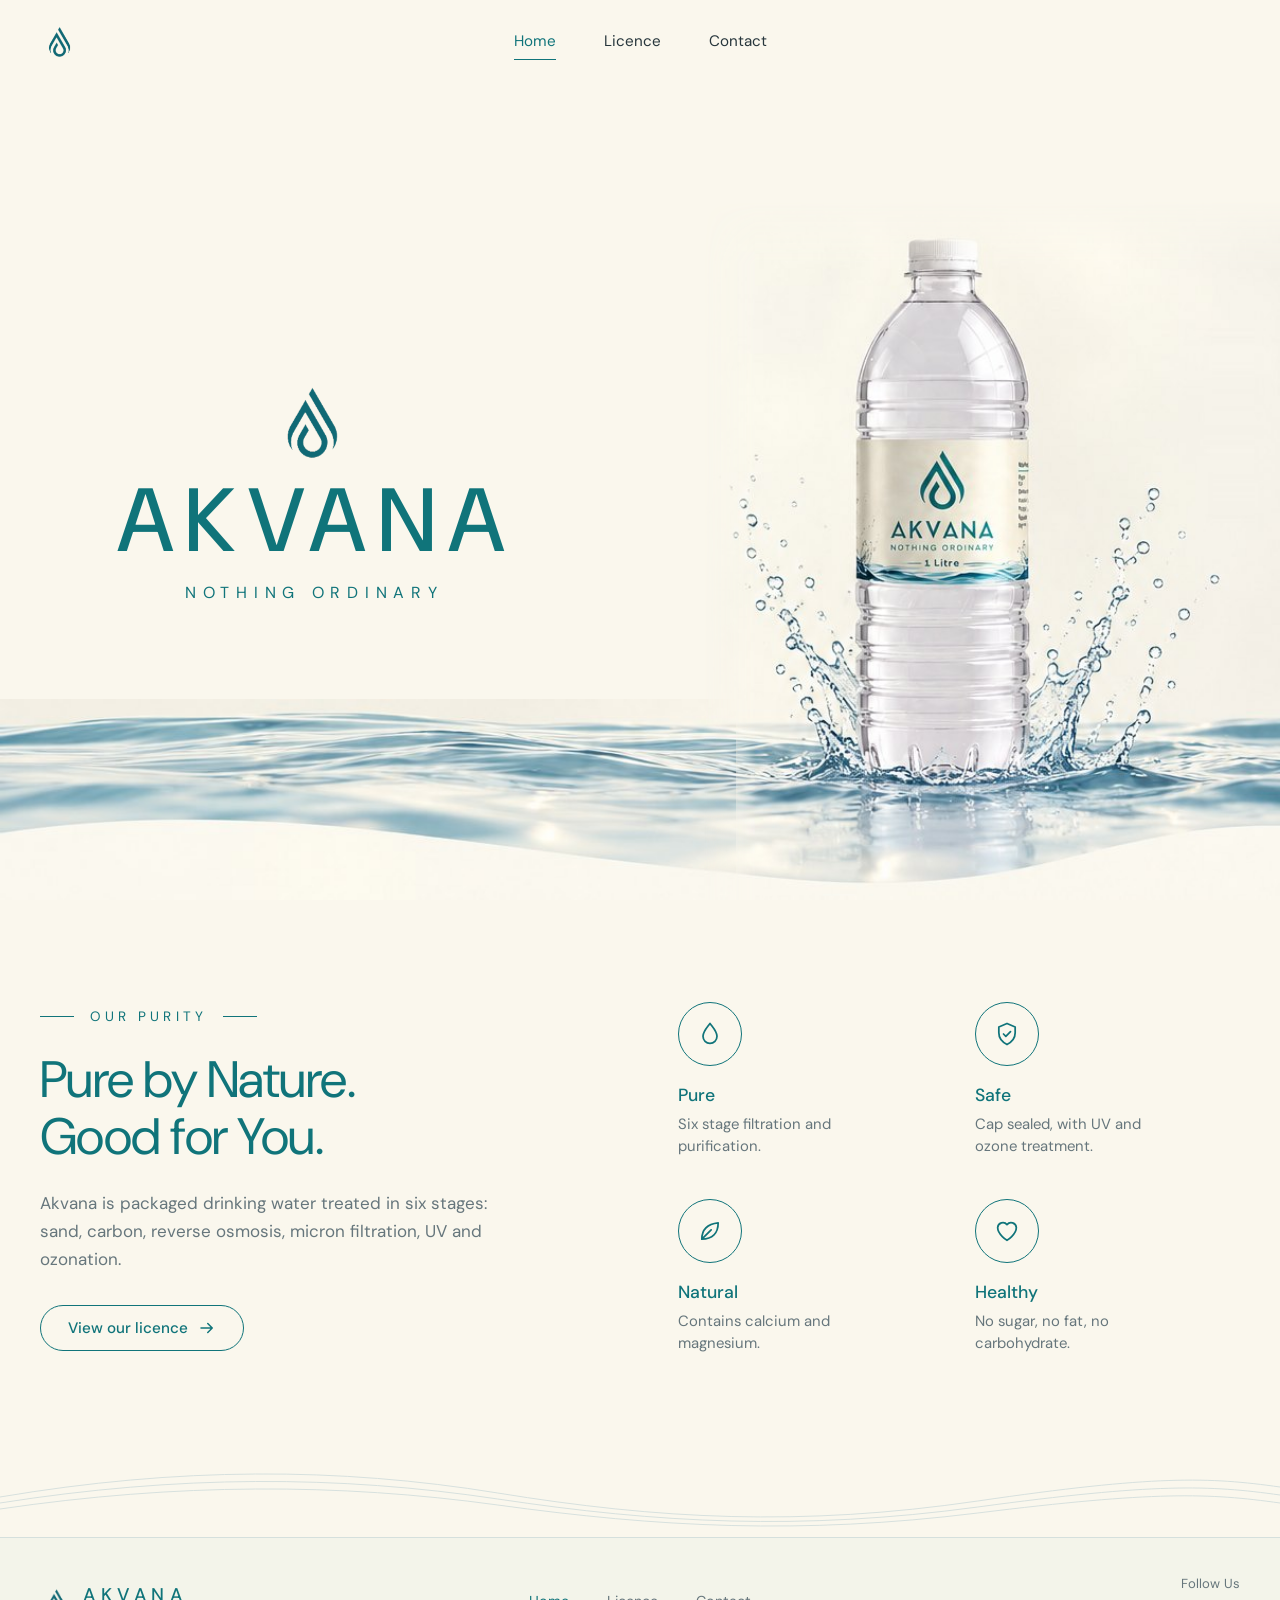
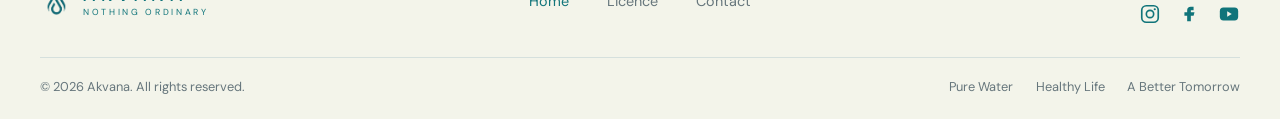
<file: index.html>
<!DOCTYPE html>
<html lang="en">
<head>
<meta charset="utf-8">
<meta name="viewport" content="width=device-width, initial-scale=1, viewport-fit=cover">
<meta name="color-scheme" content="light">
<meta name="description" content="Akvana packaged drinking water, treated in six stages and bottled in Sirsa, Haryana.">
<title>Akvana | Nothing Ordinary</title>
<link rel="preconnect" href="https://fonts.googleapis.com">
<link rel="preconnect" href="https://fonts.gstatic.com" crossorigin>
<link href="https://fonts.googleapis.com/css2?family=DM+Sans:wght@300;400;500&display=swap" rel="stylesheet">
<link rel="stylesheet" href="style.css">
</head>
<body data-page="home">
<svg width="0" height="0" style="position:absolute" aria-hidden="true">
<symbol id="drop" viewBox="0 0 80 100"><path d="M40 6C40 6 12 40 12 64a28 28 0 0 0 56 0C68 40 40 6 40 6Z" fill="none" stroke="currentColor" stroke-width="7" stroke-linejoin="round"/><path d="M40 6C52 20 62 34 66 48" fill="none" stroke="currentColor" stroke-width="7" stroke-linecap="round"/><circle cx="38" cy="68" r="10" fill="none" stroke="currentColor" stroke-width="6"/></symbol>
<symbol id="arrow" viewBox="0 0 24 24"><path d="M4 12h15M13 6l6 6-6 6" fill="none" stroke="currentColor" stroke-width="2" stroke-linecap="round" stroke-linejoin="round"/></symbol>
</svg>

<header>
<div class="wrap nav">
<a class="brand" href="index.html" aria-label="AKVANA home"><img src="images/logo.png" alt="AKVANA Logo"></a>
<nav class="menu" id="menu" aria-label="Main">
<a href="index.html" data-page="home">Home</a><a href="licence.html" data-page="licence">Licence</a><a href="contact.html" data-page="contact">Contact</a>
</nav>
<span class="spacer"></span>
<button class="burger" id="burger" aria-label="Menu" aria-expanded="false"><svg width="28" height="28" viewBox="0 0 28 28" fill="none" stroke="currentColor" stroke-width="2" stroke-linecap="round"><path d="M4 8h20M4 14h20M4 20h20"/></svg></button>
</div>
</header>

<main>
<section class="hero">
<div class="wrap">
<div class="lockup"><img src="images/logo.png" alt="AKVANA Logo" class="hero-logo"><h1>AKVANA</h1><p>NOTHING ORDINARY</p></div>
</div>
<div class="waterL bimg" aria-hidden="true"></div>
<div class="photo" role="img" aria-label="Akvana one litre bottle rising from a water splash"></div>
</section>

<section class="purity" id="purity">
<div class="wrap">
<div>
<div class="eyebrow">OUR PURITY</div>
<h2>Pure by Nature.<br>Good for You.</h2>
<p class="copy">Akvana is packaged drinking water treated in six stages: sand, carbon, reverse osmosis, micron filtration, UV and ozonation.</p>
<a class="btn line" href="licence.html">View our licence <svg width="18" height="18" aria-hidden="true"><use href="#arrow"/></svg></a>
</div>
<div class="feats">
<div class="feat"><div class="ic"><svg width="28" height="28" viewBox="0 0 24 24" fill="none" stroke="currentColor" stroke-width="1.5" stroke-linejoin="round"><path d="M12 3c3 4 6 7 6 11a6 6 0 0 1-12 0c0-4 3-7 6-11z"/></svg></div><h3>Pure</h3><p>Six stage filtration and purification.</p></div>
<div class="feat"><div class="ic"><svg width="28" height="28" viewBox="0 0 24 24" fill="none" stroke="currentColor" stroke-width="1.5" stroke-linejoin="round" stroke-linecap="round"><path d="M12 3l7 3v5c0 5-3 8-7 10-4-2-7-5-7-10V6z"/><path d="M9 12l2 2 4-4"/></svg></div><h3>Safe</h3><p>Cap sealed, with UV and ozone treatment.</p></div>
<div class="feat"><div class="ic"><svg width="28" height="28" viewBox="0 0 24 24" fill="none" stroke="currentColor" stroke-width="1.5" stroke-linejoin="round" stroke-linecap="round"><path d="M5 19c0-8 5-13 14-14 0 9-5 14-14 14zM5 19l8-8"/></svg></div><h3>Natural</h3><p>Contains calcium and magnesium.</p></div>
<div class="feat"><div class="ic"><svg width="28" height="28" viewBox="0 0 24 24" fill="none" stroke="currentColor" stroke-width="1.5" stroke-linejoin="round"><path d="M12 20s-8-5-8-11a4.5 4.5 0 0 1 8-2.5A4.5 4.5 0 0 1 20 9c0 6-8 11-8 11z"/></svg></div><h3>Healthy</h3><p>No sugar, no fat, no carbohydrate.</p></div>
</div>
</div>
</section>
<svg class="lines" viewBox="0 0 1440 80" preserveAspectRatio="none" aria-hidden="true" fill="none" stroke="var(--line)"><path d="M0 40C200 10 380 10 560 36S900 70 1100 44 1360 20 1440 30"/><path d="M0 46C200 18 380 18 560 42S900 74 1100 50 1360 28 1440 38"/><path d="M0 52C200 26 380 26 560 48S900 78 1100 56 1360 36 1440 46"/></svg>
</main>

<footer>
<div class="wrap">
<div class="fgrid">
<a class="fbrand" href="index.html"><img src="images/logo.png" alt="AKVANA Logo" class="footer-logo"><span><b>AKVANA</b><small>NOTHING ORDINARY</small></span></a>
<nav class="flinks" aria-label="Footer"><a href="index.html" data-page="home">Home</a><a href="licence.html" data-page="licence">Licence</a><a href="contact.html" data-page="contact">Contact</a></nav>
<div class="follow">Follow Us
<div class="soc">
<!-- To make an icon a link, replace <span ...> and </span> with <a href="YOUR_URL" target="_blank" rel="noopener" aria-label="..."> and </a> -->
<span aria-label="Instagram"><svg width="22" height="22" viewBox="0 0 24 24"><rect x="3" y="3" width="18" height="18" rx="5" fill="none" stroke="currentColor" stroke-width="1.8"/><circle cx="12" cy="12" r="4" fill="none" stroke="currentColor" stroke-width="1.8"/><circle cx="17.2" cy="6.8" r="1.2" fill="currentColor"/></svg></span>
<span aria-label="Facebook"><svg width="22" height="22" viewBox="0 0 24 24"><path d="M14 8h3V4h-3a4 4 0 0 0-4 4v2H7v4h3v6h4v-6h3l1-4h-4V8z" fill="currentColor"/></svg></span>
<span aria-label="YouTube"><svg width="22" height="22" viewBox="0 0 24 24"><rect x="2" y="5" width="20" height="14" rx="4" fill="currentColor"/><path d="M10 9l5 3-5 3z" fill="#F3F4EA"/></svg></span>
</div></div>
</div>
<div class="fbot"><span>© 2026 Akvana. All rights reserved.</span><span><i style="font-style:normal">Pure Water</i><i style="font-style:normal">Healthy Life</i><i style="font-style:normal">A Better Tomorrow</i></span></div>
</div>
</footer>
<script src="script.js"></script>
</body>
</html>
</file>
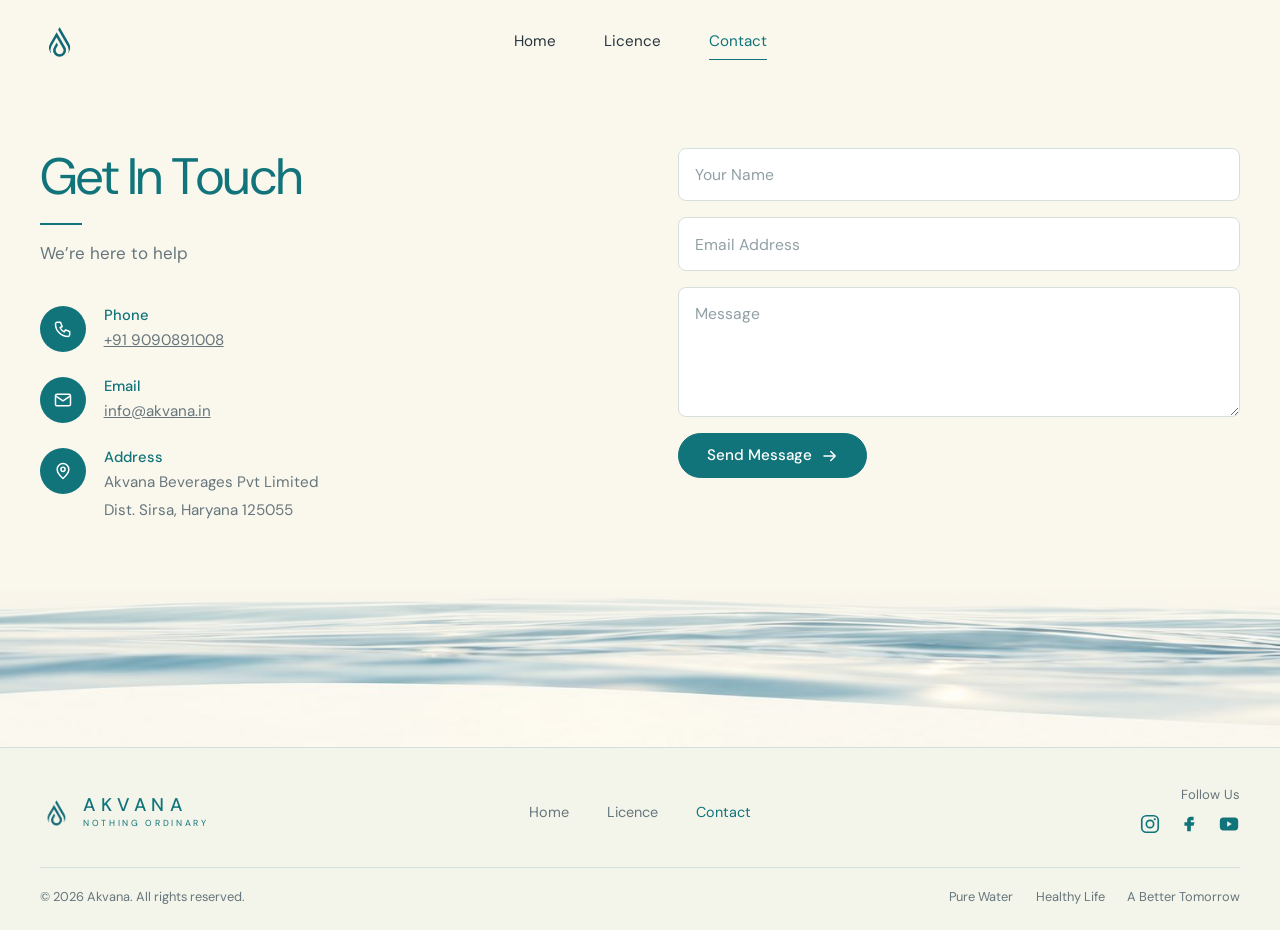
<file: contact.html>
<!DOCTYPE html>
<html lang="en">
<head>
<meta charset="utf-8">
<meta name="viewport" content="width=device-width, initial-scale=1, viewport-fit=cover">
<meta name="color-scheme" content="light">
<meta name="description" content="Contact Akvana Beverages for feedback and enquiries.">
<title>Contact | Akvana</title>
<link rel="preconnect" href="https://fonts.googleapis.com">
<link rel="preconnect" href="https://fonts.gstatic.com" crossorigin>
<link href="https://fonts.googleapis.com/css2?family=DM+Sans:wght@300;400;500&display=swap" rel="stylesheet">
<link rel="stylesheet" href="style.css">
</head>
<body data-page="contact">
<svg width="0" height="0" style="position:absolute" aria-hidden="true">
<symbol id="drop" viewBox="0 0 80 100"><path d="M40 6C40 6 12 40 12 64a28 28 0 0 0 56 0C68 40 40 6 40 6Z" fill="none" stroke="currentColor" stroke-width="7" stroke-linejoin="round"/><path d="M40 6C52 20 62 34 66 48" fill="none" stroke="currentColor" stroke-width="7" stroke-linecap="round"/><circle cx="38" cy="68" r="10" fill="none" stroke="currentColor" stroke-width="6"/></symbol>
<symbol id="arrow" viewBox="0 0 24 24"><path d="M4 12h15M13 6l6 6-6 6" fill="none" stroke="currentColor" stroke-width="2" stroke-linecap="round" stroke-linejoin="round"/></symbol>
</svg>

<header>
<div class="wrap nav">
<a class="brand" href="index.html" aria-label="AKVANA home"><img src="images/logo.png" alt="AKVANA Logo"></a>
<nav class="menu" id="menu" aria-label="Main">
<a href="index.html" data-page="home">Home</a><a href="licence.html" data-page="licence">Licence</a><a href="contact.html" data-page="contact">Contact</a>
</nav>
<span class="spacer"></span>
<button class="burger" id="burger" aria-label="Menu" aria-expanded="false"><svg width="28" height="28" viewBox="0 0 28 28" fill="none" stroke="currentColor" stroke-width="2" stroke-linecap="round"><path d="M4 8h20M4 14h20M4 20h20"/></svg></button>
</div>
</header>

<main>
<section class="page">
<div class="wrap two" style="align-items:start">
<div class="ttl"><h2>Get In Touch</h2><div class="rule"></div><p>We’re here to help</p>
<ul class="info">
<li><span class="ci"><svg width="20" height="20" viewBox="0 0 24 24" fill="none" stroke="currentColor" stroke-width="1.8" stroke-linejoin="round"><path d="M5 4h4l2 5-2.5 1.5a11 11 0 0 0 5 5L15 13l5 2v4a2 2 0 0 1-2 2A15 15 0 0 1 3 6a2 2 0 0 1 2-2z"/></svg></span><div><small>Phone</small><span><a href="tel:+919090891008">+91 9090891008</a></span></div></li>
<li><span class="ci"><svg width="20" height="20" viewBox="0 0 24 24" fill="none" stroke="currentColor" stroke-width="1.8" stroke-linejoin="round"><rect x="3" y="5" width="18" height="14" rx="2"/><path d="M3 7l9 6 9-6"/></svg></span><div><small>Email</small><span><a href="mailto:info@akvana.in">info@akvana.in</a></span></div></li>
<li><span class="ci"><svg width="20" height="20" viewBox="0 0 24 24" fill="none" stroke="currentColor" stroke-width="1.8" stroke-linejoin="round"><path d="M12 21s7-6 7-11a7 7 0 0 0-14 0c0 5 7 11 7 11z"/><circle cx="12" cy="10" r="2.5"/></svg></span><div><small>Address</small><span>Akvana Beverages Pvt Limited<br>Dist. Sirsa, Haryana 125055</span></div></li>
</ul></div>
<form id="form" novalidate>
<label class="vh" for="n">Your name</label><input id="n" name="n" placeholder="Your Name" autocomplete="name" required>
<label class="vh" for="e">Email address</label><input id="e" name="e" type="email" placeholder="Email Address" autocomplete="email" required>
<label class="vh" for="m">Message</label><textarea id="m" name="m" placeholder="Message" required></textarea>
<div><button class="btn fill" type="submit">Send Message <svg width="18" height="18" aria-hidden="true"><use href="#arrow"/></svg></button></div>
<p class="status" id="st" role="status"></p>
</form>
</div>
</section>
<div class="band bimg" aria-hidden="true"></div>
</main>

<footer>
<div class="wrap">
<div class="fgrid">
<a class="fbrand" href="index.html"><img src="images/logo.png" alt="AKVANA Logo" class="footer-logo"><span><b>AKVANA</b><small>NOTHING ORDINARY</small></span></a>
<nav class="flinks" aria-label="Footer"><a href="index.html" data-page="home">Home</a><a href="licence.html" data-page="licence">Licence</a><a href="contact.html" data-page="contact">Contact</a></nav>
<div class="follow">Follow Us
<div class="soc">
<!-- To make an icon a link, replace <span ...> and </span> with <a href="YOUR_URL" target="_blank" rel="noopener" aria-label="..."> and </a> -->
<span aria-label="Instagram"><svg width="22" height="22" viewBox="0 0 24 24"><rect x="3" y="3" width="18" height="18" rx="5" fill="none" stroke="currentColor" stroke-width="1.8"/><circle cx="12" cy="12" r="4" fill="none" stroke="currentColor" stroke-width="1.8"/><circle cx="17.2" cy="6.8" r="1.2" fill="currentColor"/></svg></span>
<span aria-label="Facebook"><svg width="22" height="22" viewBox="0 0 24 24"><path d="M14 8h3V4h-3a4 4 0 0 0-4 4v2H7v4h3v6h4v-6h3l1-4h-4V8z" fill="currentColor"/></svg></span>
<span aria-label="YouTube"><svg width="22" height="22" viewBox="0 0 24 24"><rect x="2" y="5" width="20" height="14" rx="4" fill="currentColor"/><path d="M10 9l5 3-5 3z" fill="#F3F4EA"/></svg></span>
</div></div>
</div>
<div class="fbot"><span>© 2026 Akvana. All rights reserved.</span><span><i style="font-style:normal">Pure Water</i><i style="font-style:normal">Healthy Life</i><i style="font-style:normal">A Better Tomorrow</i></span></div>
</div>
</footer>
<script src="script.js"></script>
</body>
</html>
</file>
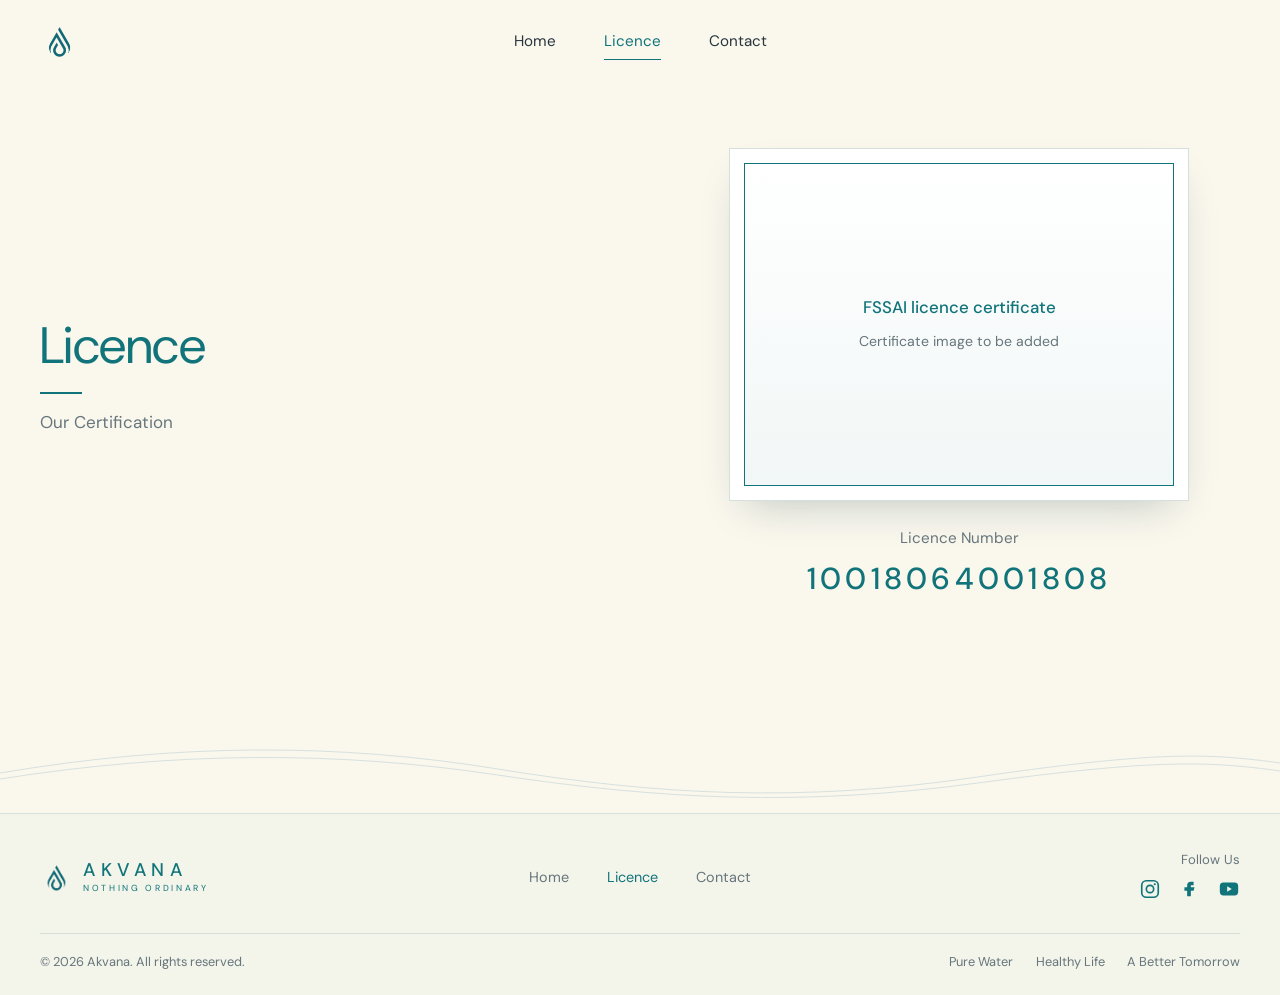
<file: licence.html>
<!DOCTYPE html>
<html lang="en">
<head>
<meta charset="utf-8">
<meta name="viewport" content="width=device-width, initial-scale=1, viewport-fit=cover">
<meta name="color-scheme" content="light">
<meta name="description" content="Akvana FSSAI licence and certification.">
<title>Licence | Akvana</title>
<link rel="preconnect" href="https://fonts.googleapis.com">
<link rel="preconnect" href="https://fonts.gstatic.com" crossorigin>
<link href="https://fonts.googleapis.com/css2?family=DM+Sans:wght@300;400;500&display=swap" rel="stylesheet">
<link rel="stylesheet" href="style.css">
</head>
<body data-page="licence">
<svg width="0" height="0" style="position:absolute" aria-hidden="true">
<symbol id="drop" viewBox="0 0 80 100"><path d="M40 6C40 6 12 40 12 64a28 28 0 0 0 56 0C68 40 40 6 40 6Z" fill="none" stroke="currentColor" stroke-width="7" stroke-linejoin="round"/><path d="M40 6C52 20 62 34 66 48" fill="none" stroke="currentColor" stroke-width="7" stroke-linecap="round"/><circle cx="38" cy="68" r="10" fill="none" stroke="currentColor" stroke-width="6"/></symbol>
<symbol id="arrow" viewBox="0 0 24 24"><path d="M4 12h15M13 6l6 6-6 6" fill="none" stroke="currentColor" stroke-width="2" stroke-linecap="round" stroke-linejoin="round"/></symbol>
</svg>

<header>
<div class="wrap nav">
<a class="brand" href="index.html" aria-label="AKVANA home"><img src="images/logo.png" alt="AKVANA Logo"></a>
<nav class="menu" id="menu" aria-label="Main">
<a href="index.html" data-page="home">Home</a><a href="licence.html" data-page="licence">Licence</a><a href="contact.html" data-page="contact">Contact</a>
</nav>
<span class="spacer"></span>
<button class="burger" id="burger" aria-label="Menu" aria-expanded="false"><svg width="28" height="28" viewBox="0 0 28 28" fill="none" stroke="currentColor" stroke-width="2" stroke-linecap="round"><path d="M4 8h20M4 14h20M4 20h20"/></svg></button>
</div>
</header>

<main>
<section class="page">
<div class="wrap two">
<div class="ttl"><h2>Licence</h2><div class="rule"></div><p>Our Certification</p></div>
<div class="cert">
<div class="frame">
<!-- Replace the .slot block below with: <img src="images/fssai-certificate.jpg" alt="FSSAI licence certificate"> -->
<div class="slot"><div><b>FSSAI licence certificate</b><span>Certificate image to be added</span></div></div>
</div>
<p class="lab">Licence Number</p>
<p class="num">10018064001808</p>
</div>
</div>
</section>
<svg class="lines" viewBox="0 0 1440 80" preserveAspectRatio="none" aria-hidden="true" fill="none" stroke="var(--line)"><path d="M0 40C200 10 380 10 560 36S900 70 1100 44 1360 20 1440 30"/><path d="M0 46C200 18 380 18 560 42S900 74 1100 50 1360 28 1440 38"/></svg>
</main>

<footer>
<div class="wrap">
<div class="fgrid">
<a class="fbrand" href="index.html"><img src="images/logo.png" alt="AKVANA Logo" class="footer-logo"><span><b>AKVANA</b><small>NOTHING ORDINARY</small></span></a>
<nav class="flinks" aria-label="Footer"><a href="index.html" data-page="home">Home</a><a href="licence.html" data-page="licence">Licence</a><a href="contact.html" data-page="contact">Contact</a></nav>
<div class="follow">Follow Us
<div class="soc">
<!-- To make an icon a link, replace <span ...> and </span> with <a href="YOUR_URL" target="_blank" rel="noopener" aria-label="..."> and </a> -->
<span aria-label="Instagram"><svg width="22" height="22" viewBox="0 0 24 24"><rect x="3" y="3" width="18" height="18" rx="5" fill="none" stroke="currentColor" stroke-width="1.8"/><circle cx="12" cy="12" r="4" fill="none" stroke="currentColor" stroke-width="1.8"/><circle cx="17.2" cy="6.8" r="1.2" fill="currentColor"/></svg></span>
<span aria-label="Facebook"><svg width="22" height="22" viewBox="0 0 24 24"><path d="M14 8h3V4h-3a4 4 0 0 0-4 4v2H7v4h3v6h4v-6h3l1-4h-4V8z" fill="currentColor"/></svg></span>
<span aria-label="YouTube"><svg width="22" height="22" viewBox="0 0 24 24"><rect x="2" y="5" width="20" height="14" rx="4" fill="currentColor"/><path d="M10 9l5 3-5 3z" fill="#F3F4EA"/></svg></span>
</div></div>
</div>
<div class="fbot"><span>© 2026 Akvana. All rights reserved.</span><span><i style="font-style:normal">Pure Water</i><i style="font-style:normal">Healthy Life</i><i style="font-style:normal">A Better Tomorrow</i></span></div>
</div>
</footer>
<script src="script.js"></script>
</body>
</html>
</file>
<file: style.css>
:root{color-scheme:light;--cream:#FAF7ED;--paper:#F3F4EA;--teal:#10747A;--teal-d:#0B5A5F;--ink:#27363C;--muted:#66767C;--line:#D5E0DD;--on-teal:#FFFFFF;--header-height:84px;--vh-100:100vh;box-sizing:border-box;padding-top:env(safe-area-inset-top,0px);padding-bottom:env(safe-area-inset-bottom,0px)}
@supports (height:100svh){:root{--vh-100:100svh}}
*,*::before,*::after{box-sizing:inherit}
html{background:var(--cream);scroll-behavior:smooth}
body{margin:0;background:var(--cream);color:var(--ink);font:400 17px/1.65 "DM Sans","Helvetica Neue",Arial,sans-serif;-webkit-font-smoothing:antialiased}
h1,h2,h3,p{margin:0}
h2{font-size:clamp(2.1rem,4.4vw,3.2rem);font-weight:400;line-height:1.12;color:var(--teal);letter-spacing:-.01em}
h3{font-size:1.1rem;font-weight:500;color:var(--teal)}
a{color:inherit}
:focus-visible{outline:2px solid var(--teal);outline-offset:3px}
.wrap{width:min(1200px,100% - 3rem);margin-inline:auto}
.vh{position:absolute;width:1px;height:1px;overflow:hidden;clip:rect(0 0 0 0)}
header{position:relative;z-index:30}
.nav{display:flex;align-items:center;justify-content:space-between;min-height:var(--header-height);gap:1rem}
.brand{display:flex;align-items:center;text-decoration:none;color:var(--teal)}
.brand img{width:38px;height:38px;object-fit:contain;display:block}
.menu{display:flex;gap:3rem;font-size:.95rem}
.menu a{text-decoration:none;color:var(--ink);padding:.3rem 0;border-bottom:1.5px solid transparent}
.menu a.on{color:var(--teal);border-color:var(--teal)}
.menu a:hover{color:var(--teal)}
.burger{display:none;background:none;border:0;padding:.5rem;color:var(--teal);cursor:pointer}
.spacer{width:38px}
.btn{display:inline-flex;align-items:center;gap:.6rem;border-radius:999px;padding:.8rem 1.7rem;font:500 .95rem/1 "DM Sans",sans-serif;text-decoration:none;border:1.5px solid var(--teal);cursor:pointer;transition:background .2s,color .2s}
.btn.line{background:transparent;color:var(--teal)}
.btn.line:hover,.btn.fill{background:var(--teal);color:var(--on-teal)}
.btn.fill:hover{background:var(--teal-d);border-color:var(--teal-d)}
.bimg{background-image:url(images/water.jpg);background-repeat:no-repeat}
.hero{position:relative;overflow:hidden;--wa:clamp(340px,min(45vw,calc((var(--vh-100) - var(--header-height) - 20px)*0.824)),620px);min-height:calc(var(--vh-100) - var(--header-height));display:flex;align-items:center}
.photo{position:absolute;right:0;bottom:0;width:var(--wa);aspect-ratio:544/660;background:url(images/bottle-hero.jpg) center/100% 100% no-repeat;-webkit-mask-image:linear-gradient(to right,transparent,#000 9%),linear-gradient(to bottom,transparent,#000 9%);-webkit-mask-composite:source-in;mask-image:linear-gradient(to right,transparent,#000 9%),linear-gradient(to bottom,transparent,#000 9%);mask-composite:intersect}
.waterL{position:absolute;bottom:0;left:0;right:calc(var(--wa)*.945);height:calc(var(--wa)*.349);background-position:right bottom;background-size:100% 100%}
.hero .wrap{position:relative;z-index:2}
.lockup{display:flex;flex-direction:column;align-items:center;width:max-content;max-width:100%;color:var(--teal);margin-left:clamp(0px,5vw,70px);animation:rise 1s ease both}
.hero-logo{width:clamp(65px,7vw,96px);height:auto;aspect-ratio:1/1;object-fit:contain;display:block;margin-inline:auto}
.lockup h1{font-weight:500;letter-spacing:.14em;font-size:clamp(2.7rem,7vw,5.6rem);line-height:1;margin:.5rem 0 .9rem .14em}
.lockup p{letter-spacing:.42em;font-size:clamp(.7rem,1.3vw,1rem);margin-left:.42em;font-weight:400}
@keyframes rise{from{opacity:0;transform:translateY(12px)}to{opacity:1;transform:none}}
.purity{padding:clamp(3.5rem,8vw,6.5rem) 0}
.purity .wrap{display:grid;grid-template-columns:1fr 1fr;gap:clamp(2rem,6vw,5rem);align-items:center}
.eyebrow{display:flex;align-items:center;gap:1rem;color:var(--teal);font-size:.85rem;letter-spacing:.3em;margin-bottom:1.4rem}
.eyebrow::before,.eyebrow::after{content:"";width:34px;height:1px;background:var(--teal)}
.purity p.copy{color:var(--muted);max-width:40ch;margin:1.5rem 0 2rem}
.feats{display:grid;grid-template-columns:1fr 1fr;gap:2.6rem 2rem}
.feat .ic{width:64px;height:64px;border:1.5px solid var(--teal);border-radius:50%;display:grid;place-items:center;color:var(--teal);margin-bottom:.9rem}
.feat p{color:var(--muted);font-size:.93rem;line-height:1.5;max-width:20ch;margin-top:.2rem}
.lines{display:block;width:100%;height:80px}
.page{padding:clamp(2rem,5vw,4rem) 0 clamp(5rem,10vw,8rem);position:relative}
.two{display:grid;grid-template-columns:1fr 1fr;gap:clamp(2rem,6vw,5rem);align-items:center}
.ttl h2{margin-bottom:0}
.ttl .rule{width:42px;height:2px;background:var(--teal);margin:1.1rem 0 .9rem}
.ttl p{color:var(--muted)}
.cert{text-align:center}
.frame{background:#fff;border:1px solid var(--line);box-shadow:0 18px 40px -18px rgba(16,60,66,.28);padding:14px;max-width:460px;margin-inline:auto}
.frame img{display:block;width:100%;height:auto}
.slot{aspect-ratio:4/3;border:1.5px solid var(--teal);display:grid;place-items:center;text-align:center;padding:1.5rem;color:var(--teal);background:linear-gradient(180deg,#fff,#F1F7F6)}
.slot b{display:block;font-weight:500;font-size:1.05rem;margin-bottom:.3rem}
.slot span{font-size:.88rem;color:var(--muted)}
.cert .lab{margin-top:1.6rem;color:var(--muted);font-size:.95rem}
.cert .num{color:var(--teal);font-weight:500;font-size:clamp(1.4rem,3vw,1.9rem);letter-spacing:.14em;margin-top:.2rem}
.info{list-style:none;margin:2.4rem 0 0;padding:0;display:grid;gap:1.5rem}
.info li{display:flex;gap:1.1rem;align-items:flex-start}
.info .ci{flex:none;width:46px;height:46px;border-radius:50%;background:var(--teal);color:#fff;display:grid;place-items:center}
.info small{display:block;color:var(--teal);font-weight:500;font-size:.92rem;line-height:1.3}
.info span{color:var(--muted);font-size:.95rem;line-height:1.5}
form{display:grid;gap:1rem}
input,textarea{width:100%;font:400 .98rem "DM Sans",sans-serif;color:var(--ink);background:#fff;border:1px solid var(--line);border-radius:8px;padding:.95rem 1rem}
input::placeholder,textarea::placeholder{color:#91A0A5}
textarea{min-height:130px;resize:vertical}
input:focus,textarea:focus{border-color:var(--teal);outline:none}
.status{color:var(--muted);font-size:.9rem;min-height:1.4em}
.band{height:clamp(90px,14vw,160px);background-size:100% 100%;background-position:center bottom;-webkit-mask-image:linear-gradient(to bottom,transparent,#000 40%);mask-image:linear-gradient(to bottom,transparent,#000 40%);margin-top:-4rem}
footer{background:var(--paper);border-top:1px solid var(--line);padding:2.2rem 0 1.4rem}
.fgrid{display:grid;grid-template-columns:1fr auto 1fr;align-items:center;gap:1.5rem}
.fbrand{display:flex;align-items:center;gap:.7rem;color:var(--teal);text-decoration:none}
.footer-logo{width:32px;height:32px;aspect-ratio:1/1;object-fit:contain;display:block;flex-shrink:0}
.fbrand b{display:block;font-weight:500;letter-spacing:.3em;font-size:1.15rem;line-height:1.1}
.fbrand small{display:block;letter-spacing:.3em;font-size:.55rem;color:var(--teal)}
.flinks{display:flex;gap:2.4rem;font-size:.9rem;color:var(--muted)}
.flinks a{text-decoration:none}.flinks a:hover,.flinks a.on{color:var(--teal)}
.follow{justify-self:end;text-align:right;font-size:.82rem;color:var(--muted)}
.soc{display:flex;gap:1.1rem;justify-content:flex-end;margin-top:.5rem;color:var(--teal)}
.fbot{display:flex;justify-content:space-between;flex-wrap:wrap;gap:.6rem 2rem;margin-top:1.6rem;padding-top:1.1rem;border-top:1px solid var(--line);font-size:.8rem;color:var(--muted)}
.fbot span+span{display:flex;gap:1.4rem}
@media (max-width:820px){
.spacer{display:none}
.burger{display:block}
.menu{display:none;position:absolute;top:76px;left:0;right:0;flex-direction:column;gap:0;background:var(--cream);border:1px solid var(--line);border-radius:14px;padding:.6rem 1.4rem}
.menu.open{display:flex}
.menu a{padding:.8rem 0;border-bottom:1px solid var(--line)}.menu a:last-child{border:0}
.hero{--wa:clamp(200px,min(92vw,calc((var(--vh-100) - var(--header-height) - 140px)*0.824)),420px);min-height:calc(var(--vh-100) - var(--header-height));flex-direction:column;justify-content:space-between;align-items:center;padding-top:clamp(.5rem,2vh,1.5rem);padding-bottom:0;margin-top:0}
.hero .wrap{padding-top:0;flex:0 0 auto;z-index:2}
.lockup{margin:0 auto;text-align:center}
.photo{position:relative;right:auto;bottom:0;width:var(--wa);max-width:100%;margin-top:auto;margin-bottom:0;margin-inline:auto;flex-shrink:0}
.waterL{display:none}
.purity .wrap,.two{grid-template-columns:1fr}
.fgrid{grid-template-columns:1fr;justify-items:center;text-align:center}
.follow{justify-self:center;text-align:center}.soc{justify-content:center}
.fbot{justify-content:center;text-align:center}
}
@media (prefers-reduced-motion:reduce){*{animation:none!important;scroll-behavior:auto!important}}
</file>
